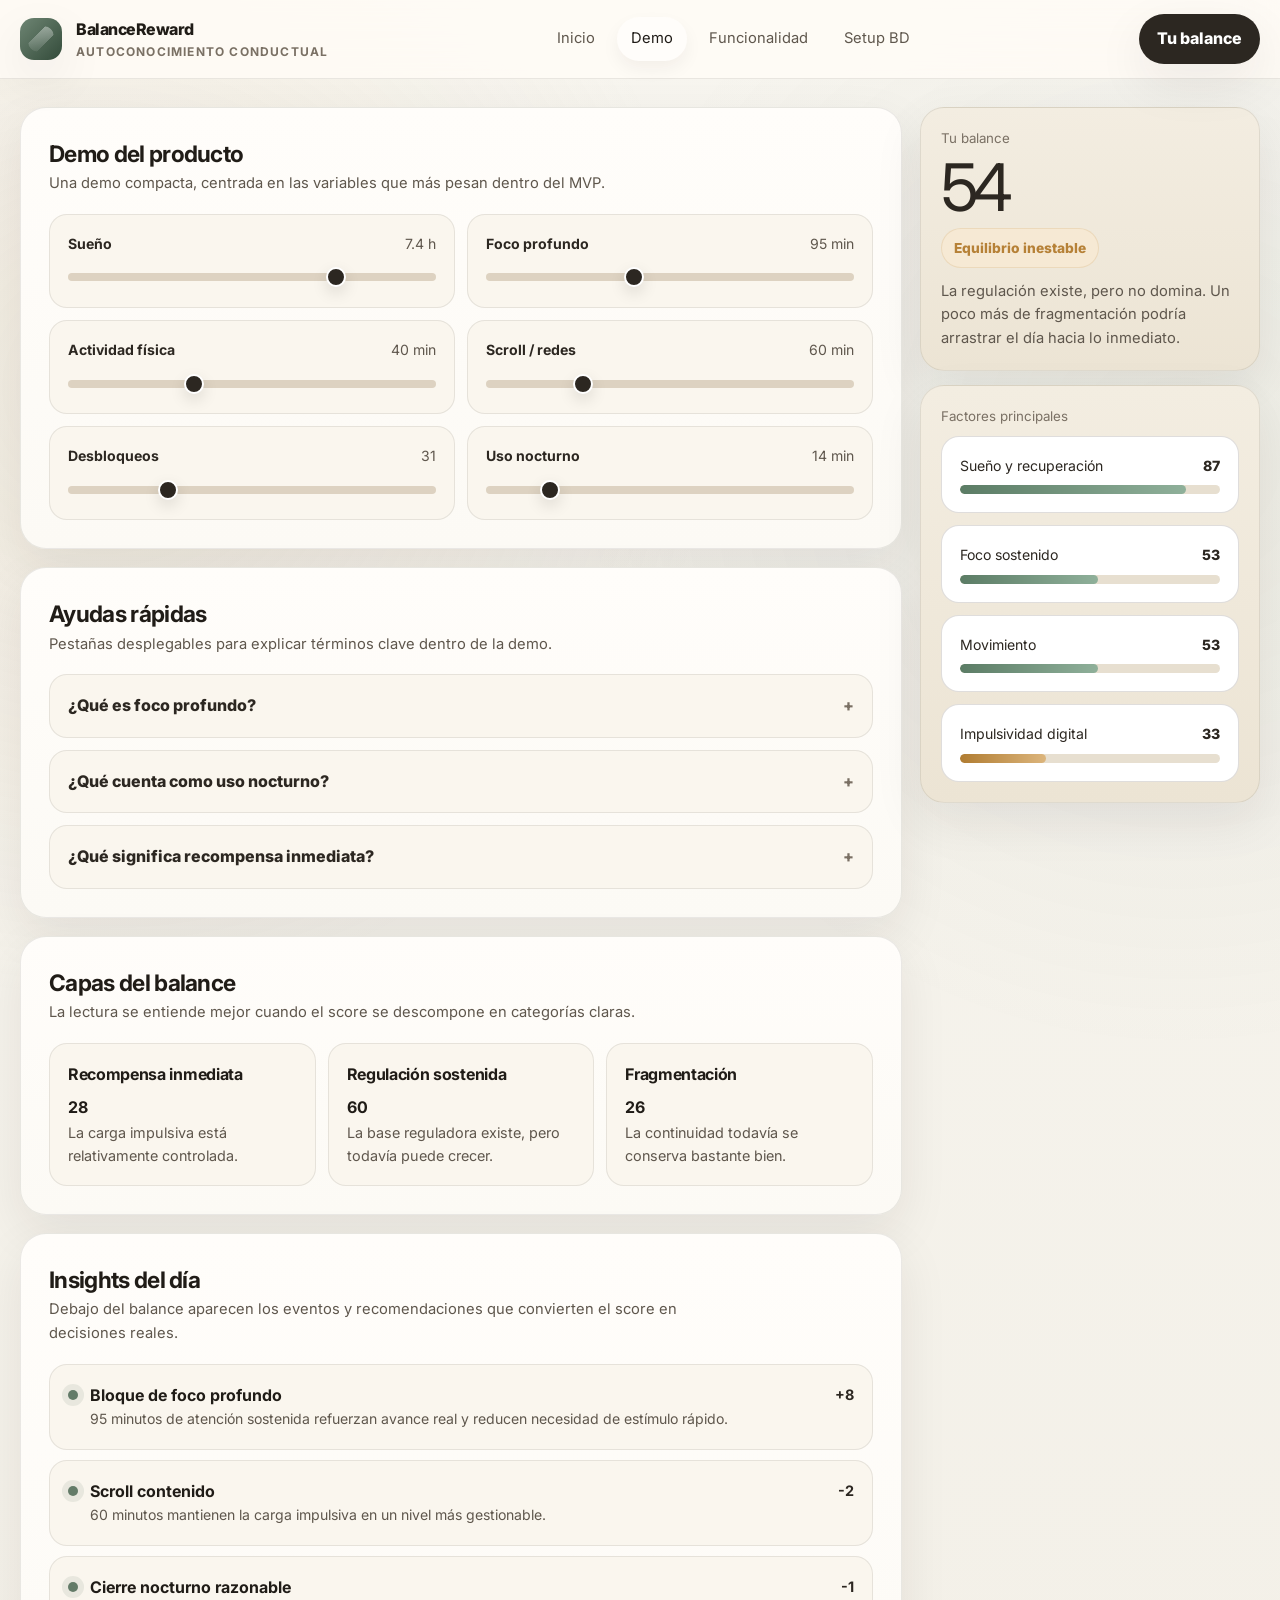
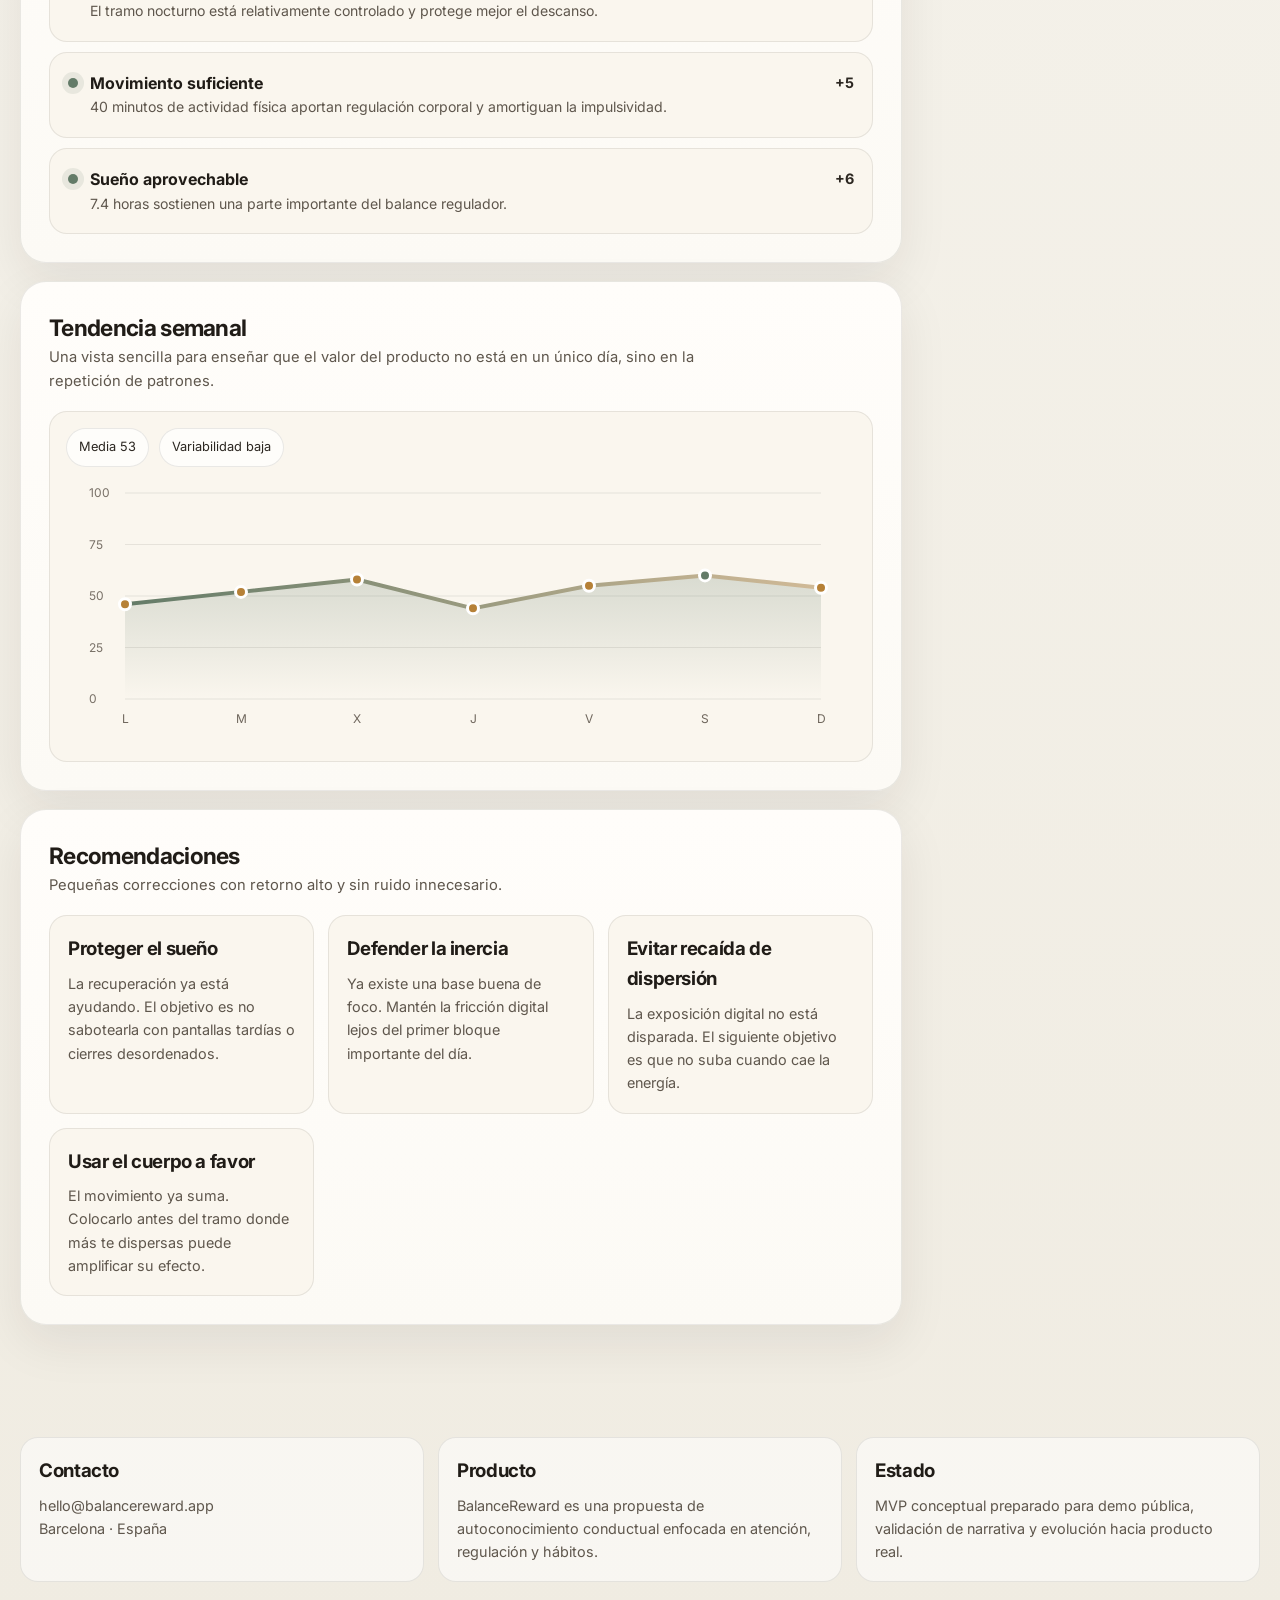
<file: demo.html>
<!DOCTYPE html><html lang="es"><head><meta charset="UTF-8" /><meta name="viewport" content="width=device-width, initial-scale=1.0" /><title>BalanceReward — Demo</title><link rel="preconnect" href="https://fonts.googleapis.com"><link rel="preconnect" href="https://fonts.gstatic.com" crossorigin><link href="https://fonts.googleapis.com/css2?family=Inter:wght@400;500;600;700;800;900&display=swap" rel="stylesheet"><link rel="stylesheet" href="styles.css"></head><body><header class="topbar"><div class="container topbar-inner"><a class="brand" href="index.html"><span class="brand-mark"></span><span>BalanceReward<small>Autoconocimiento conductual</small></span></a><nav class="nav"><a href="index.html">Inicio</a><a href="demo.html" class="active">Demo</a><a href="funcionalidad.html">Funcionalidad</a><a href="setup.html">Setup BD</a></nav><a class="cta" href="#balance">Tu balance</a></div></header><main><div class="container"><section class="section"><div class="demo-layout"><div class="left-stack"><div class="panel section-card"><div class="section-head"><div><h2>Demo del producto</h2><p>Una demo compacta, centrada en las variables que más pesan dentro del MVP.</p></div></div><div class="form-grid"><div class="input-card"><div class="input-head"><strong>Sueño</strong><span><output id="sleepOut">7.4 h</output></span></div><input id="sleep" class="range" type="range" min="0" max="10" step="0.1" value="7.4"></div><div class="input-card"><div class="input-head"><strong>Foco profundo</strong><span><output id="focusOut">95 min</output></span></div><input id="focus" class="range" type="range" min="0" max="240" step="5" value="95"></div><div class="input-card"><div class="input-head"><strong>Actividad física</strong><span><output id="exerciseOut">42 min</output></span></div><input id="exercise" class="range" type="range" min="0" max="120" step="5" value="42"></div><div class="input-card"><div class="input-head"><strong>Scroll / redes</strong><span><output id="scrollOut">58 min</output></span></div><input id="scroll" class="range" type="range" min="0" max="240" step="5" value="58"></div><div class="input-card"><div class="input-head"><strong>Desbloqueos</strong><span><output id="unlocksOut">31</output></span></div><input id="unlocks" class="range" type="range" min="0" max="120" step="1" value="31"></div><div class="input-card"><div class="input-head"><strong>Uso nocturno</strong><span><output id="nightOut">14 min</output></span></div><input id="night" class="range" type="range" min="0" max="90" step="1" value="14"></div></div></div><div class="panel section-card"><div class="section-head"><div><h2>Ayudas rápidas</h2><p>Pestañas desplegables para explicar términos clave dentro de la demo.</p></div></div><div class="drawer-grid"><details class="drawer-card"><summary>¿Qué es foco profundo?<span class="arrow">+</span></summary><div class="drawer-body">Una sesión sostenida de trabajo, estudio o lectura sin móvil, sin notificaciones y sin saltar entre tareas. No tiene que ser perfecta; lo importante es que haya continuidad real.</div></details><details class="drawer-card"><summary>¿Qué cuenta como uso nocturno?<span class="arrow">+</span></summary><div class="drawer-body">Tiempo de pantalla en el tramo final del día, sobre todo cuando ya deberías estar cerrando estímulos. Cuanto más tarde y más activante sea el contenido, peor suele sentar al descanso.</div></details><details class="drawer-card"><summary>¿Qué significa recompensa inmediata?<span class="arrow">+</span></summary><div class="drawer-body">Conductas que entregan estímulo rápido con poco esfuerzo: scroll, chequeo frecuente, notificaciones, consumo pasivo y saltos constantes entre contenidos.</div></details></div></div><div class="panel section-card"><div class="section-head"><div><h2>Capas del balance</h2><p>La lectura se entiende mejor cuando el score se descompone en categorías claras.</p></div></div><div class="category-grid"><div class="category"><h4>Recompensa inmediata</h4><strong id="catImmediate">34</strong><p id="catImmediateText">Carga impulsiva contenida, pero presente.</p></div><div class="category"><h4>Regulación sostenida</h4><strong id="catRegulated">69</strong><p id="catRegulatedText">Buen soporte de hábitos estabilizadores.</p></div><div class="category"><h4>Fragmentación</h4><strong id="catFragmentation">39</strong><p id="catFragmentationText">Las interrupciones todavía no dominan el día.</p></div></div></div><div class="panel section-card"><div class="section-head"><div><h2>Insights del día</h2><p>Debajo del balance aparecen los eventos y recomendaciones que convierten el score en decisiones reales.</p></div></div><div class="events" id="eventsList"></div></div><div class="panel section-card"><div class="section-head"><div><h2>Tendencia semanal</h2><p>Una vista sencilla para enseñar que el valor del producto no está en un único día, sino en la repetición de patrones.</p></div></div><div class="chart-wrap"><div class="chart-meta"><div class="pills"><span class="pill" id="trendAvg">Media 61</span><span class="pill" id="trendVar">Variabilidad moderada</span></div></div><svg id="trendChart" viewBox="0 0 760 260" width="100%" height="260" aria-label="Tendencia semanal"></svg></div></div><div class="panel section-card"><div class="section-head"><div><h2>Recomendaciones</h2><p>Pequeñas correcciones con retorno alto y sin ruido innecesario.</p></div></div><div class="advice-grid" id="adviceGrid"></div></div></div><aside class="sticky-col" id="balance"><div class="balance-card"><small>Tu balance</small><div class="score-value" id="scoreValue">64</div><div class="score-tag good" id="scoreTag">Balance regulado con fricción</div><p id="scoreText">La estructura del día tiene soporte suficiente, aunque el entorno digital sigue compitiendo por atención.</p></div><div class="balance-card"><small>Factores principales</small><div class="factor-stack"><div class="factor"><div class="factor-top"><span>Sueño y recuperación</span><span id="sleepFactorNum">72</span></div><div class="track"><div id="sleepFill" class="fill green" style="width:72%"></div></div></div><div class="factor"><div class="factor-top"><span>Foco sostenido</span><span id="focusFactorNum">58</span></div><div class="track"><div id="focusFill" class="fill green" style="width:58%"></div></div></div><div class="factor"><div class="factor-top"><span>Movimiento</span><span id="exerciseFactorNum">54</span></div><div class="track"><div id="exerciseFill" class="fill green" style="width:54%"></div></div></div><div class="factor"><div class="factor-top"><span>Impulsividad digital</span><span id="digitalFactorNum">41</span></div><div class="track"><div id="digitalFill" class="fill amber" style="width:41%"></div></div></div></div></div></aside></div></section></div></main><footer class="footer"><div class="container"><div class="footer-grid"><div class="contact-card"><h3>Contacto</h3><p>hello@balancereward.app<br>Barcelona · España</p></div><div class="contact-card"><h3>Producto</h3><p>BalanceReward es una propuesta de autoconocimiento conductual enfocada en atención, regulación y hábitos.</p></div><div class="contact-card"><h3>Estado</h3><p>MVP conceptual preparado para demo pública, validación de narrativa y evolución hacia producto real.</p></div></div><small>BalanceReward presenta un índice conductual de autoconocimiento. No sustituye evaluación clínica ni afirma medir biomarcadores cerebrales.</small></div></footer><script src="app.js"></script></body></html>
</file>
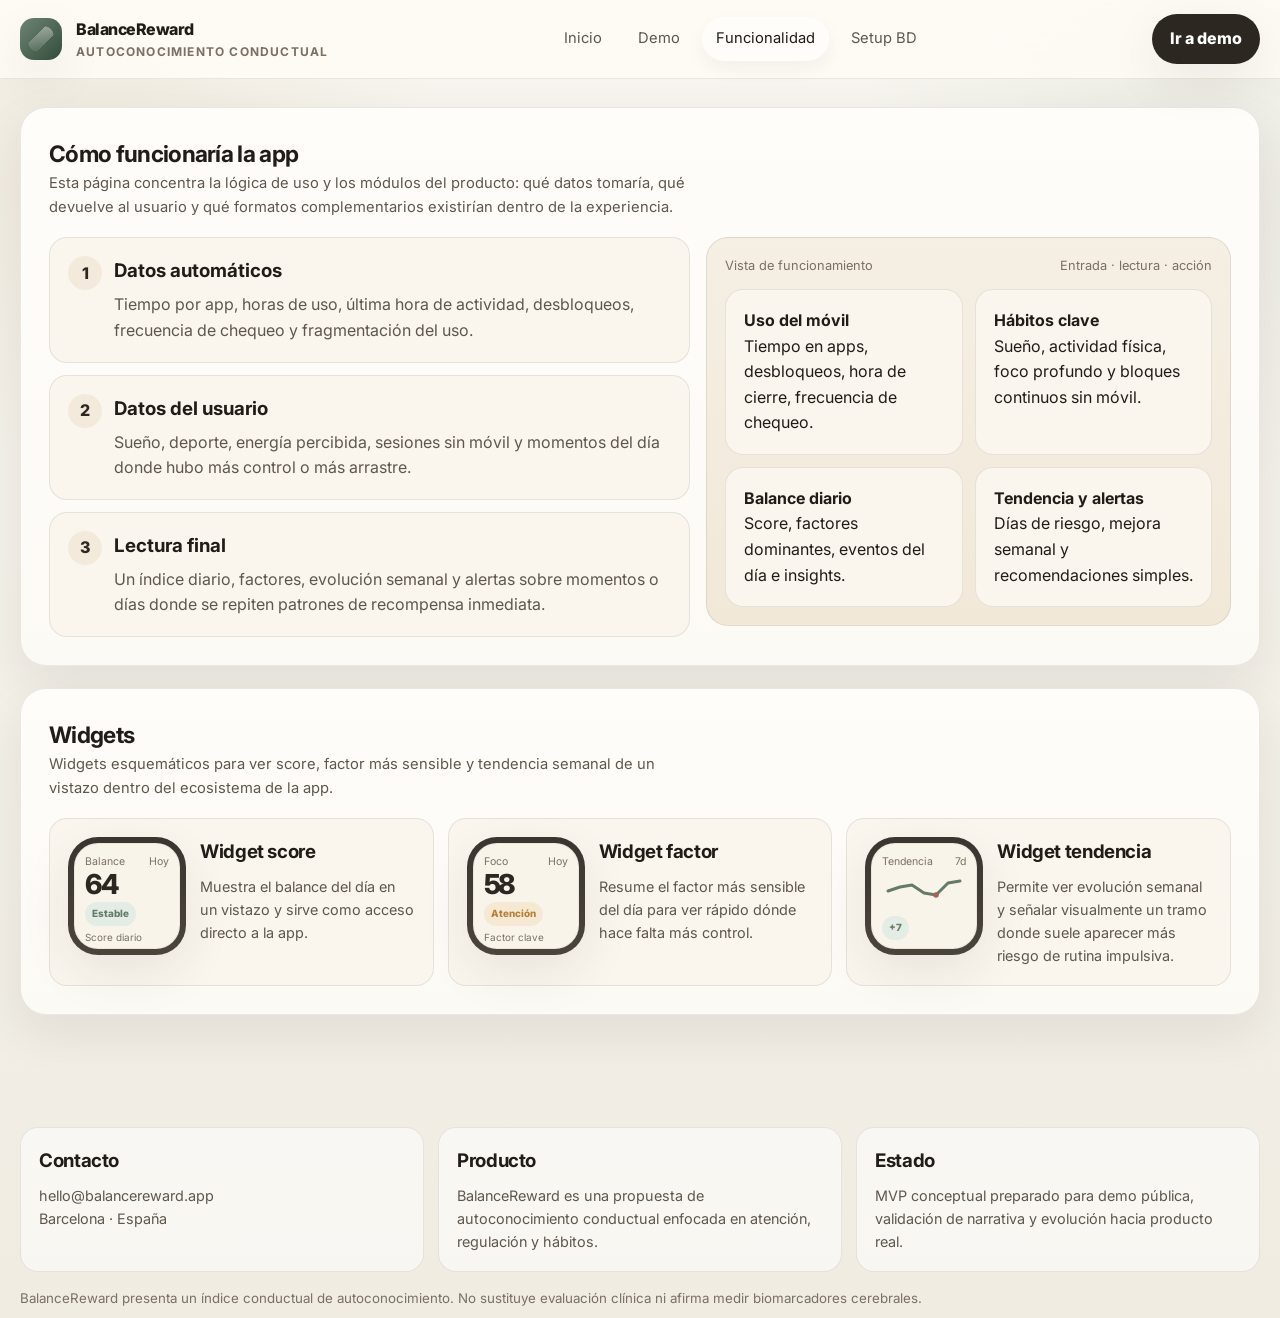
<file: funcionalidad.html>
<!DOCTYPE html><html lang="es"><head><meta charset="UTF-8" /><meta name="viewport" content="width=device-width, initial-scale=1.0" /><title>BalanceReward — Funcionalidad</title><link rel="preconnect" href="https://fonts.googleapis.com"><link rel="preconnect" href="https://fonts.gstatic.com" crossorigin><link href="https://fonts.googleapis.com/css2?family=Inter:wght@400;500;600;700;800;900&display=swap" rel="stylesheet"><link rel="stylesheet" href="styles.css"></head><body><header class="topbar"><div class="container topbar-inner"><a class="brand" href="index.html"><span class="brand-mark"></span><span>BalanceReward<small>Autoconocimiento conductual</small></span></a><nav class="nav"><a href="index.html">Inicio</a><a href="demo.html">Demo</a><a href="funcionalidad.html" class="active">Funcionalidad</a><a href="setup.html">Setup BD</a></nav><a class="cta" href="demo.html">Ir a demo</a></div></header><main><div class="container"><section class="section"><div class="panel section-card"><div class="section-head"><div><h2>Cómo funcionaría la app</h2><p>Esta página concentra la lógica de uso y los módulos del producto: qué datos tomaría, qué devuelve al usuario y qué formatos complementarios existirían dentro de la experiencia.</p></div></div><div class="steps"><div class="flow-list"><div class="flow-step"><div class="num">1</div><div><h3 style="margin-bottom:6px;">Datos automáticos</h3><p style="color:var(--text-soft);">Tiempo por app, horas de uso, última hora de actividad, desbloqueos, frecuencia de chequeo y fragmentación del uso.</p></div></div><div class="flow-step"><div class="num">2</div><div><h3 style="margin-bottom:6px;">Datos del usuario</h3><p style="color:var(--text-soft);">Sueño, deporte, energía percibida, sesiones sin móvil y momentos del día donde hubo más control o más arrastre.</p></div></div><div class="flow-step"><div class="num">3</div><div><h3 style="margin-bottom:6px;">Lectura final</h3><p style="color:var(--text-soft);">Un índice diario, factores, evolución semanal y alertas sobre momentos o días donde se repiten patrones de recompensa inmediata.</p></div></div></div><div class="visual-board"><div class="visual-top"><span>Vista de funcionamiento</span><span>Entrada · lectura · acción</span></div><div class="visual-tiles"><div class="tile"><strong>Uso del móvil</strong><p>Tiempo en apps, desbloqueos, hora de cierre, frecuencia de chequeo.</p></div><div class="tile"><strong>Hábitos clave</strong><p>Sueño, actividad física, foco profundo y bloques continuos sin móvil.</p></div><div class="tile"><strong>Balance diario</strong><p>Score, factores dominantes, eventos del día e insights.</p></div><div class="tile"><strong>Tendencia y alertas</strong><p>Días de riesgo, mejora semanal y recomendaciones simples.</p></div></div></div></div></div></section><section class="section"><div class="panel section-card"><div class="section-head"><div><h2>Widgets</h2><p>Widgets esquemáticos para ver score, factor más sensible y tendencia semanal de un vistazo dentro del ecosistema de la app.</p></div></div><div class="widget-grid"><div class="widget-card"><div class="widget-shell"><div class="watch-widget"><div class="watch-screen"><div class="watch-top"><span>Balance</span><span>Hoy</span></div><div><div class="watch-score">64</div><span class="watch-tag">Estable</span></div><div class="watch-meta">Score diario</div></div></div><div><h3>Widget score</h3><p>Muestra el balance del día en un vistazo y sirve como acceso directo a la app.</p></div></div></div><div class="widget-card"><div class="widget-shell"><div class="watch-widget"><div class="watch-screen"><div class="watch-top"><span>Foco</span><span>Hoy</span></div><div><div class="watch-score">58</div><span class="watch-tag" style="background:var(--amber-soft);color:var(--amber);">Atención</span></div><div class="watch-meta">Factor clave</div></div></div><div><h3>Widget factor</h3><p>Resume el factor más sensible del día para ver rápido dónde hace falta más control.</p></div></div></div><div class="widget-card"><div class="widget-shell"><div class="watch-widget"><div class="watch-screen"><div class="watch-top"><span>Tendencia</span><span>7d</span></div><div><svg viewBox="0 0 76 34" width="100%" height="34"><polyline points="2,20 14,16 26,14 38,22 50,24 62,12 74,10" fill="none" stroke="#637b68" stroke-width="3" stroke-linecap="round" stroke-linejoin="round"/><circle cx="50" cy="24" r="2.8" fill="#ab6253"/></svg><span class="watch-tag">+7</span></div><div class="watch-meta">Semana</div></div></div><div><h3>Widget tendencia</h3><p>Permite ver evolución semanal y señalar visualmente un tramo donde suele aparecer más riesgo de rutina impulsiva.</p></div></div></div></div></div></section></div></main><footer class="footer"><div class="container"><div class="footer-grid"><div class="contact-card"><h3>Contacto</h3><p>hello@balancereward.app<br>Barcelona · España</p></div><div class="contact-card"><h3>Producto</h3><p>BalanceReward es una propuesta de autoconocimiento conductual enfocada en atención, regulación y hábitos.</p></div><div class="contact-card"><h3>Estado</h3><p>MVP conceptual preparado para demo pública, validación de narrativa y evolución hacia producto real.</p></div></div><small>BalanceReward presenta un índice conductual de autoconocimiento. No sustituye evaluación clínica ni afirma medir biomarcadores cerebrales.</small></div></footer><script src="app.js"></script></body></html>
</file>
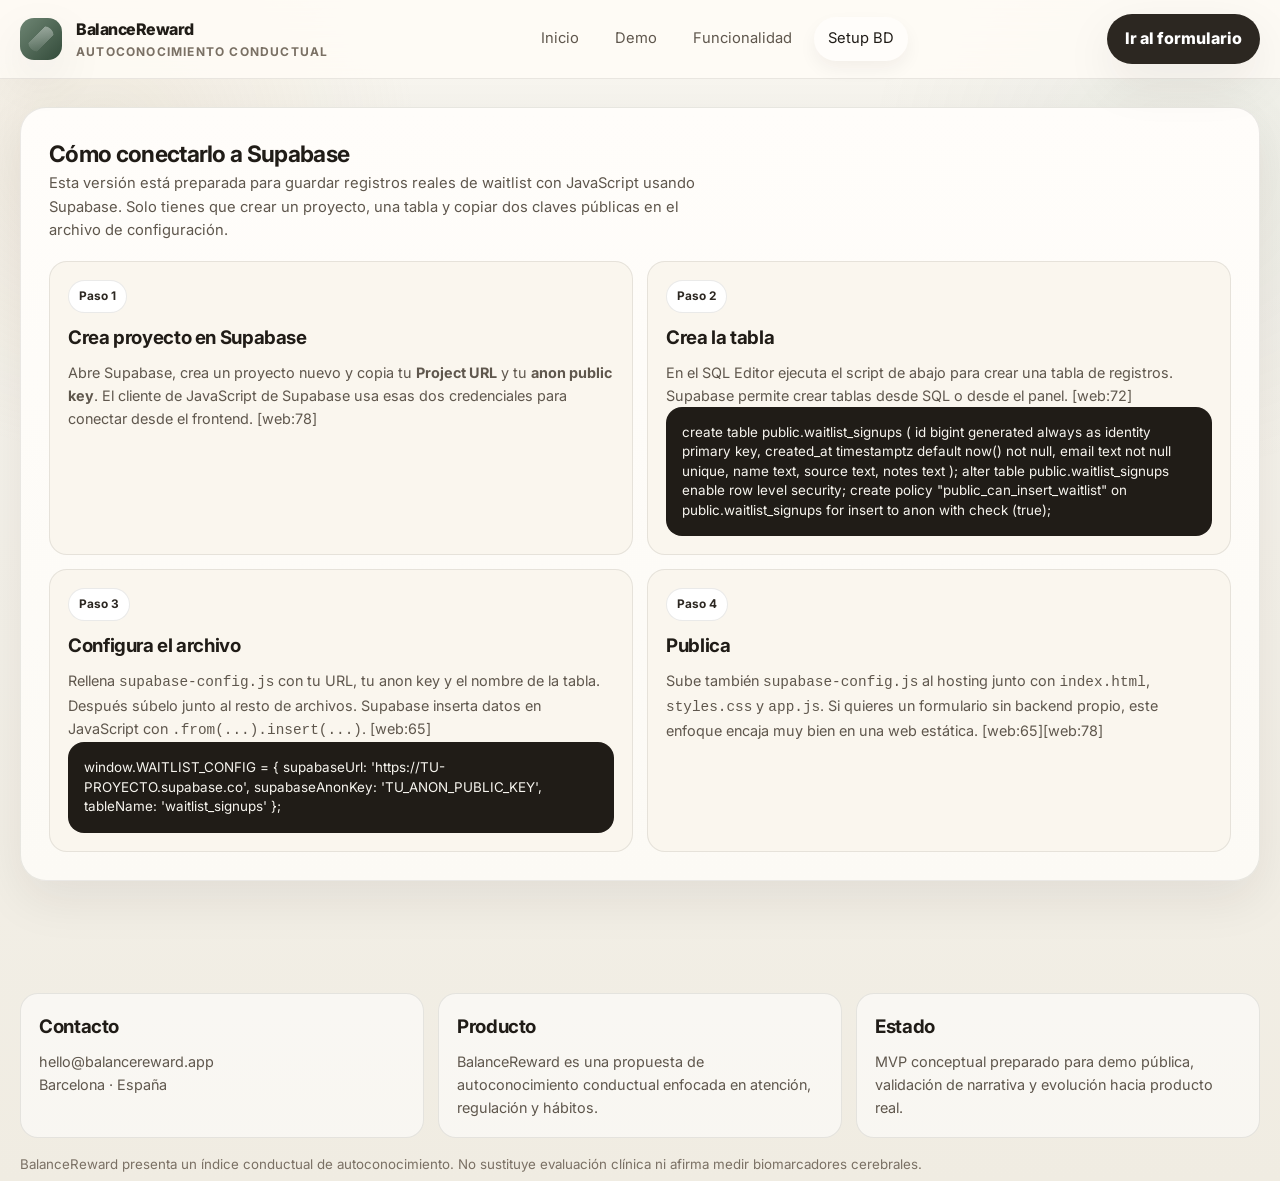
<file: setup.html>
<!DOCTYPE html><html lang="es"><head><meta charset="UTF-8" /><meta name="viewport" content="width=device-width, initial-scale=1.0" /><title>BalanceReward — Setup base de datos</title><link rel="preconnect" href="https://fonts.googleapis.com"><link rel="preconnect" href="https://fonts.gstatic.com" crossorigin><link href="https://fonts.googleapis.com/css2?family=Inter:wght@400;500;600;700;800;900&display=swap" rel="stylesheet"><link rel="stylesheet" href="styles.css"></head><body><header class="topbar"><div class="container topbar-inner"><a class="brand" href="index.html"><span class="brand-mark"></span><span>BalanceReward<small>Autoconocimiento conductual</small></span></a><nav class="nav"><a href="index.html">Inicio</a><a href="demo.html">Demo</a><a href="funcionalidad.html">Funcionalidad</a><a href="setup.html" class="active">Setup BD</a></nav><a class="cta" href="index.html#registro">Ir al formulario</a></div></header><main><div class="container"><section class="section"><div class="panel section-card"><div class="section-head"><div><h2>Cómo conectarlo a Supabase</h2><p>Esta versión está preparada para guardar registros reales de waitlist con JavaScript usando Supabase. Solo tienes que crear un proyecto, una tabla y copiar dos claves públicas en el archivo de configuración.</p></div></div><div class="grid grid-2"><div class="setup-card"><span class="kicker">Paso 1</span><h3>Crea proyecto en Supabase</h3><p>Abre Supabase, crea un proyecto nuevo y copia tu <strong>Project URL</strong> y tu <strong>anon public key</strong>. El cliente de JavaScript de Supabase usa esas dos credenciales para conectar desde el frontend. [web:78]</p></div><div class="setup-card"><span class="kicker">Paso 2</span><h3>Crea la tabla</h3><p>En el SQL Editor ejecuta el script de abajo para crear una tabla de registros. Supabase permite crear tablas desde SQL o desde el panel. [web:72]</p><div class="code-block">create table public.waitlist_signups (
  id bigint generated always as identity primary key,
  created_at timestamptz default now() not null,
  email text not null unique,
  name text,
  source text,
  notes text
);

alter table public.waitlist_signups enable row level security;

create policy "public_can_insert_waitlist"
on public.waitlist_signups
for insert
to anon
with check (true);</div></div><div class="setup-card"><span class="kicker">Paso 3</span><h3>Configura el archivo</h3><p>Rellena <code>supabase-config.js</code> con tu URL, tu anon key y el nombre de la tabla. Después súbelo junto al resto de archivos. Supabase inserta datos en JavaScript con <code>.from(...).insert(...)</code>. [web:65]</p><div class="code-block">window.WAITLIST_CONFIG = {
  supabaseUrl: 'https://TU-PROYECTO.supabase.co',
  supabaseAnonKey: 'TU_ANON_PUBLIC_KEY',
  tableName: 'waitlist_signups'
};</div></div><div class="setup-card"><span class="kicker">Paso 4</span><h3>Publica</h3><p>Sube también <code>supabase-config.js</code> al hosting junto con <code>index.html</code>, <code>styles.css</code> y <code>app.js</code>. Si quieres un formulario sin backend propio, este enfoque encaja muy bien en una web estática. [web:65][web:78]</p></div></div></div></section></div></main><footer class="footer"><div class="container"><div class="footer-grid"><div class="contact-card"><h3>Contacto</h3><p>hello@balancereward.app<br>Barcelona · España</p></div><div class="contact-card"><h3>Producto</h3><p>BalanceReward es una propuesta de autoconocimiento conductual enfocada en atención, regulación y hábitos.</p></div><div class="contact-card"><h3>Estado</h3><p>MVP conceptual preparado para demo pública, validación de narrativa y evolución hacia producto real.</p></div></div><small>BalanceReward presenta un índice conductual de autoconocimiento. No sustituye evaluación clínica ni afirma medir biomarcadores cerebrales.</small></div></footer><script src="app.js"></script></body></html>
</file>
<file: styles.css>
:root{
  --bg:#f7f5ef;
  --bg-2:#f0ece2;
  --paper:#fffdfa;
  --paper-2:#faf6ee;
  --line:rgba(55,48,39,.10);
  --line-strong:rgba(55,48,39,.16);
  --text:#201c17;
  --text-soft:#5f574d;
  --text-faint:#7a7064;
  --charcoal:#2c2721;
  --sage:#637b68;
  --sage-soft:#e4ece6;
  --sand:#d1ba97;
  --sand-soft:#f4eadc;
  --amber:#b68137;
  --amber-soft:#f6e9d4;
  --red:#ab6253;
  --red-soft:#f3e0da;
  --shadow:0 18px 50px rgba(35,29,22,.08);
  --radius:26px;
  --radius-sm:18px;
  --max:1240px;
}
*{margin:0;padding:0;box-sizing:border-box}
html{scroll-behavior:smooth;background:var(--bg)}
body{font-family:Inter,system-ui,-apple-system,BlinkMacSystemFont,'Segoe UI',sans-serif;color:var(--text);background:radial-gradient(circle at 8% 12%, rgba(209,186,151,.18), transparent 20%),radial-gradient(circle at 92% 14%, rgba(99,123,104,.08), transparent 20%),linear-gradient(180deg,var(--bg) 0%,var(--bg-2) 100%);min-height:100vh;line-height:1.6;overflow-x:hidden}
a{text-decoration:none;color:inherit}button,input,select,textarea{font:inherit}
.container{width:min(var(--max), calc(100% - 32px));margin:0 auto}
.topbar{position:sticky;top:0;z-index:60;background:rgba(255,252,246,.86);backdrop-filter:blur(18px);border-bottom:1px solid var(--line)}
.topbar-inner{min-height:78px;display:flex;align-items:center;justify-content:space-between;gap:16px}.brand{display:flex;align-items:center;gap:14px;font-weight:800;letter-spacing:-.03em}.brand-mark{width:42px;height:42px;border-radius:14px;background:linear-gradient(135deg,#6e8573,#334b3a);position:relative;box-shadow:var(--shadow)}.brand-mark::after{content:"";position:absolute;inset:8px;border-radius:10px;background:linear-gradient(180deg,rgba(255,255,255,.4),rgba(255,255,255,.08));mask:linear-gradient(135deg,transparent 0 34%,#000 34% 66%,transparent 66% 100%)}.brand small{display:block;font-size:.75rem;text-transform:uppercase;letter-spacing:.1em;color:var(--text-faint);font-weight:700}
.nav{display:flex;align-items:center;gap:8px;flex-wrap:wrap}.nav a{padding:10px 14px;border-radius:999px;font-size:.92rem;color:var(--text-soft);transition:.2s ease}.nav a:hover,.nav a.active{background:var(--paper);color:var(--text);box-shadow:0 8px 18px rgba(35,29,22,.05)}
.cta{padding:12px 18px;border:none;border-radius:999px;background:var(--charcoal);color:#fff;font-weight:800;cursor:pointer;box-shadow:var(--shadow)}.secondary{padding:12px 18px;border-radius:999px;background:var(--paper);border:1px solid var(--line-strong);font-weight:700}
main{padding:28px 0 44px}.panel{background:linear-gradient(180deg,var(--paper),#fcfaf5);border:1px solid var(--line);border-radius:var(--radius);box-shadow:var(--shadow)}
.hero{display:grid;grid-template-columns:1.08fr .92fr;gap:22px;margin-bottom:22px}.hero-copy{padding:38px}.eyebrow{display:inline-flex;align-items:center;gap:8px;padding:9px 14px;border-radius:999px;background:var(--paper);border:1px solid var(--line);font-size:.84rem;font-weight:700;margin-bottom:18px;color:var(--charcoal)}.hero h1{font-size:clamp(2.9rem,5.6vw,5.3rem);line-height:.92;letter-spacing:-.065em;max-width:11ch;margin-bottom:18px}.hero p{font-size:1rem;color:var(--text-soft);max-width:66ch;margin-bottom:14px}.hero-actions{display:flex;gap:12px;flex-wrap:wrap;margin-top:12px}.hero-stats{display:grid;grid-template-columns:repeat(3,1fr);gap:14px;margin-top:24px}
.stat,.info-card,.value-card,.flow-card,.input-card,.insight-card,.factor,.category,.event,.drawer-card,.widget-card,.example,.callout,.flow-step,.tile,.feature-card,.contact-card,.waitlist-card,.setup-card{padding:18px;border-radius:18px;background:var(--paper-2);border:1px solid var(--line)}
.stat strong{display:block;font-size:1.34rem;letter-spacing:-.04em;margin-bottom:6px}.stat span{font-size:.87rem;color:var(--text-soft)}.hero-side{padding:22px}
.showcase{height:100%;padding:18px;border-radius:24px;background:linear-gradient(180deg,#f2ecdf,#ece4d6);border:1px solid var(--line)}.showcase-top{display:flex;justify-content:space-between;gap:10px;font-size:.82rem;color:var(--text-faint);margin-bottom:16px}.preview-grid{display:grid;grid-template-columns:220px 1fr;gap:16px;align-items:center;margin-top:10px}
.phone-mock{width:220px;aspect-ratio:9 / 19;margin:0 auto;padding:8px;border-radius:34px;background:#272420;box-shadow:0 18px 28px rgba(0,0,0,.10)}.phone-screen{background:#fbf7ef;border-radius:26px;padding:14px;height:100%;position:relative;overflow:hidden;display:flex;flex-direction:column}.phone-notch{width:72px;height:18px;border-radius:0 0 14px 14px;background:#23211e;margin:0 auto 12px}.phone-header{display:flex;justify-content:space-between;align-items:center;font-size:.74rem;color:var(--text-faint);margin-bottom:12px}.score-card-mini{padding:16px;border-radius:18px;background:#fff;border:1px solid var(--line);margin-bottom:10px}.score-card-mini strong{display:block;font-size:2.5rem;letter-spacing:-.09em;line-height:1}.score-card-mini span{display:inline-flex;padding:6px 10px;border-radius:999px;background:var(--sage-soft);color:var(--sage);font-size:.76rem;font-weight:800;margin-top:8px}.mini-bars{display:grid;gap:8px}.mini-bar{padding:10px;border-radius:14px;background:#fff;border:1px solid var(--line)}.mini-bar-top{display:flex;justify-content:space-between;font-size:.74rem;margin-bottom:6px;color:var(--text-soft)}.mini-track{height:7px;border-radius:999px;background:#e8e1d3;overflow:hidden}.mini-fill{height:100%;border-radius:inherit}.mini-chart{margin-top:10px;padding:10px;border-radius:14px;background:#fff;border:1px solid var(--line)}
.callout-stack,.flow-list,.drawer-grid,.factor-stack{display:grid;gap:12px}.callout h3,.info-card h3,.value-card h3,.flow-card h3,.insight-card h3,.category h4,.drawer-card h4,.widget-card h3,.feature-card h3,.contact-card h3,.example h4,.waitlist-card h3,.setup-card h3{margin-bottom:8px;letter-spacing:-.02em}.callout p,.info-card p,.value-card p,.flow-card p,.insight-card p,.category p,.drawer-card p,.widget-card p,.feature-card p,.contact-card p,.example p,.waitlist-card p,.setup-card p{font-size:.9rem;color:var(--text-soft)}
.section{margin-bottom:22px}.section-card{padding:28px}.section-head{display:flex;align-items:flex-end;justify-content:space-between;gap:16px;margin-bottom:18px}.section-head h2{font-size:1.42rem;letter-spacing:-.03em}.section-head p{font-size:.92rem;color:var(--text-soft);max-width:72ch}.grid{display:grid;gap:14px}.grid-2{grid-template-columns:repeat(2,1fr)}.grid-3{grid-template-columns:repeat(3,1fr)}
.kicker{display:inline-flex;padding:6px 10px;border-radius:999px;background:#fff;border:1px solid var(--line);font-size:.74rem;font-weight:700;color:var(--charcoal);margin-bottom:10px}.examples{display:grid;grid-template-columns:repeat(3,1fr);gap:14px;margin-top:18px}
.form-grid{display:grid;grid-template-columns:repeat(2,1fr);gap:12px}.input-head{display:flex;justify-content:space-between;gap:10px;margin-bottom:8px;font-size:.88rem;color:var(--charcoal)}.input-head span{color:var(--text-soft)}.range{width:100%;height:8px;appearance:none;border-radius:999px;background:#ddd2c1;outline:none}.range::-webkit-slider-thumb{appearance:none;width:20px;height:20px;border-radius:50%;background:var(--charcoal);border:2px solid #fff;box-shadow:0 6px 16px rgba(0,0,0,.12);cursor:pointer}.range::-moz-range-thumb{width:20px;height:20px;border-radius:50%;background:var(--charcoal);border:2px solid #fff;cursor:pointer}
.demo-layout{display:grid;grid-template-columns:minmax(0,1fr) 340px;gap:18px;align-items:start}.left-stack{display:grid;gap:18px}.sticky-col{position:sticky;top:96px;display:grid;gap:14px}.balance-card{padding:20px;border-radius:24px;background:linear-gradient(180deg,#f3ede1,#ece4d4);border:1px solid var(--line);box-shadow:var(--shadow)}.balance-card small{display:block;color:var(--text-faint);margin-bottom:8px}.score-value{font-size:4.1rem;line-height:.92;letter-spacing:-.11em;margin:4px 0 10px;color:var(--charcoal)}.score-tag{display:inline-flex;padding:8px 12px;border-radius:999px;font-size:.86rem;font-weight:800;margin-bottom:12px;border:1px solid transparent}.score-tag.good{background:var(--sage-soft);color:var(--sage);border-color:rgba(99,123,104,.16)}.score-tag.mid{background:var(--amber-soft);color:var(--amber);border-color:rgba(182,129,55,.16)}.score-tag.bad{background:var(--red-soft);color:var(--red);border-color:rgba(171,98,83,.16)}.balance-card p{font-size:.92rem;color:var(--text-soft)}.factor{background:#fff;border-color:var(--line-strong)}.factor-top{display:flex;justify-content:space-between;gap:12px;margin-bottom:8px;font-size:.88rem;color:var(--charcoal)}.factor-top span:last-child{font-weight:800;color:var(--charcoal)}.track{height:9px;border-radius:999px;background:#e7dfd0;overflow:hidden}.fill{height:100%;border-radius:inherit;transition:width .35s ease}.fill.green{background:linear-gradient(90deg,#5b7c65,#8fb09a)}.fill.amber{background:linear-gradient(90deg,#b07c31,#dcb57c)}.fill.red{background:linear-gradient(90deg,#a75f50,#d49488)}
.category-grid{display:grid;grid-template-columns:repeat(3,1fr);gap:12px}.events{display:grid;gap:10px}.event{display:grid;grid-template-columns:auto 1fr auto;gap:12px;align-items:start}.dot{width:10px;height:10px;border-radius:50%;margin-top:7px}.dot.good{background:var(--sage);box-shadow:0 0 0 6px rgba(99,123,104,.12)}.dot.mid{background:var(--amber);box-shadow:0 0 0 6px rgba(182,129,55,.10)}.dot.bad{background:var(--red);box-shadow:0 0 0 6px rgba(171,98,83,.12)}.event p{font-size:.88rem;color:var(--text-soft)}.event strong{font-size:.9rem;color:var(--charcoal)}
.chart-wrap{padding:16px;border-radius:18px;background:var(--paper-2);border:1px solid var(--line)}.chart-meta{display:flex;justify-content:space-between;gap:10px;align-items:center;flex-wrap:wrap;margin-bottom:10px}.pills{display:flex;gap:10px;flex-wrap:wrap}.pill{padding:8px 12px;border-radius:999px;font-size:.8rem;background:rgba(255,255,255,.72);border:1px solid var(--line);color:var(--charcoal)}
.drawer-card summary{list-style:none;cursor:pointer;display:flex;align-items:center;justify-content:space-between;gap:10px;font-weight:800;color:var(--charcoal)}.drawer-card summary::-webkit-details-marker{display:none}.drawer-card .drawer-body{padding-top:12px;color:var(--text-soft);font-size:.9rem}.drawer-card .arrow{transition:transform .2s ease;color:var(--text-faint)}.drawer-card[open] .arrow{transform:rotate(45deg)}
.steps{display:grid;grid-template-columns:1.1fr .9fr;gap:16px;align-items:start}.flow-step{display:grid;grid-template-columns:auto 1fr;gap:12px;align-items:start}.num{display:grid;place-items:center;width:34px;height:34px;border-radius:999px;background:var(--sand-soft);color:var(--charcoal);font-weight:800}.visual-board{padding:18px;border-radius:22px;background:linear-gradient(180deg,#f5efe4,#f1e8d8);border:1px solid var(--line)}.visual-top{display:flex;justify-content:space-between;align-items:center;margin-bottom:12px;color:var(--text-faint);font-size:.8rem}.visual-tiles{display:grid;grid-template-columns:1fr 1fr;gap:12px}
.widget-grid,.footer-grid,.advice-grid{display:grid;grid-template-columns:repeat(3,1fr);gap:14px}.widget-shell{display:flex;align-items:flex-start;gap:14px}.watch-widget{width:118px;height:118px;border-radius:30px;background:linear-gradient(180deg,#3a352f,#4b443c);padding:6px;box-shadow:var(--shadow);flex:0 0 auto}.watch-screen{width:100%;height:100%;border-radius:24px;background:#f9f4ea;padding:10px 10px 9px;border:1px solid rgba(0,0,0,.06);display:flex;flex-direction:column;justify-content:space-between;overflow:hidden}.watch-top{font-size:.66rem;color:var(--text-faint);display:flex;justify-content:space-between;gap:6px}.watch-score{font-size:1.72rem;font-weight:800;letter-spacing:-.08em;color:var(--charcoal);line-height:1}.watch-tag{display:inline-flex;padding:4px 7px;border-radius:999px;background:var(--sage-soft);color:var(--sage);font-size:.62rem;font-weight:800;max-width:100%;white-space:nowrap;overflow:hidden;text-overflow:ellipsis}.watch-meta{color:var(--text-faint);font-size:.62rem;line-height:1.2;margin-top:6px}
.waitlist-wrap{display:grid;grid-template-columns:1fr 1fr;gap:18px}.waitlist-card{padding:22px}.waitlist-form{display:grid;gap:12px;margin-top:10px}.field{display:grid;gap:6px}.field label{font-size:.84rem;font-weight:700;color:var(--charcoal)}.field input,.field select,.field textarea{width:100%;padding:14px 14px;border-radius:14px;border:1px solid var(--line-strong);background:#fff;color:var(--text);outline:none}.field input:focus,.field select:focus,.field textarea:focus{border-color:rgba(99,123,104,.45);box-shadow:0 0 0 4px rgba(99,123,104,.10)}.helper{font-size:.82rem;color:var(--text-faint)}.submit-row{display:flex;align-items:center;gap:12px;flex-wrap:wrap}.submit-btn{padding:14px 18px;border:none;border-radius:14px;background:var(--charcoal);color:#fff;font-weight:800;cursor:pointer}.status{font-size:.9rem;color:var(--text-soft)}.status.ok{color:var(--sage)}.status.err{color:var(--red)}.code-block{padding:16px;border-radius:16px;background:#201c17;color:#f7f5ef;font-size:.84rem;overflow:auto;line-height:1.45}
.footer{margin-top:22px;padding:24px 0 8px}.footer-grid .contact-card{background:rgba(255,255,255,.55)}.footer small{display:block;margin-top:16px;color:var(--text-faint)}
@media (max-width:1100px){.hero,.steps,.demo-layout,.grid-2,.grid-3,.hero-stats,.form-grid,.category-grid,.advice-grid,.examples,.widget-grid,.preview-grid,.footer-grid,.waitlist-wrap{grid-template-columns:1fr}.sticky-col{position:static}}
@media (max-width:760px){.nav{display:none}.topbar-inner{min-height:68px}.hero-copy,.hero-side,.section-card,.balance-card,.waitlist-card{padding:20px}.score-value{font-size:3.6rem}}
</file>
